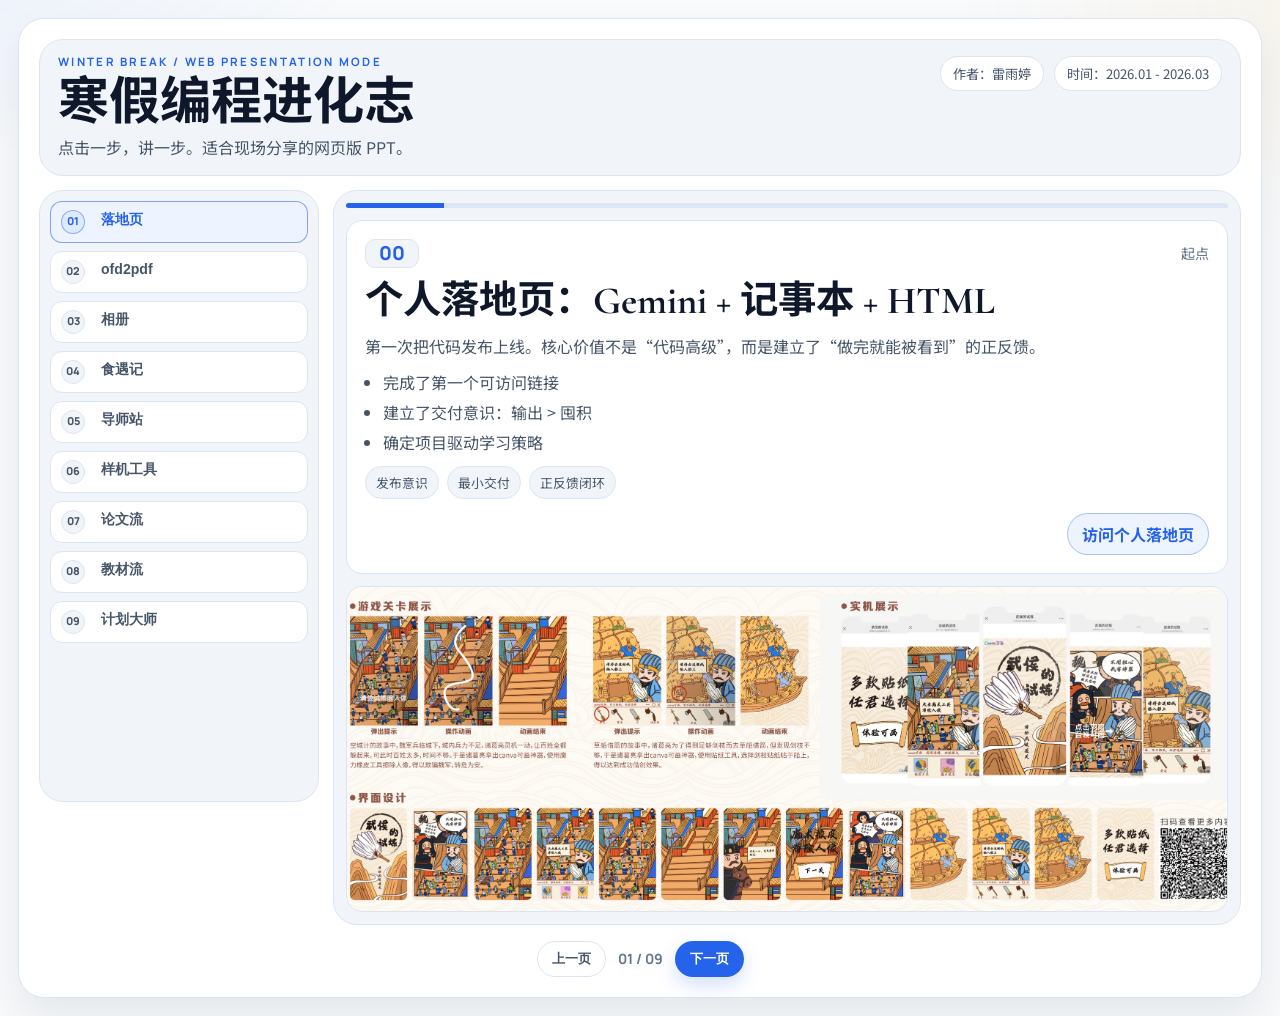
<file: ppt_story.html>
﻿<!doctype html>
<html lang="zh-CN">
  <head>
    <meta charset="UTF-8" />
    <meta name="viewport" content="width=device-width, initial-scale=1" />
    <title>寒假编程进化志｜网页PPT</title>
    <link rel="preconnect" href="https://fonts.googleapis.com" />
    <link rel="preconnect" href="https://fonts.gstatic.com" crossorigin />
    <link
      href="https://fonts.googleapis.com/css2?family=Cormorant+Garamond:wght@600;700&family=Manrope:wght@400;500;700;800&family=Noto+Sans+SC:wght@400;500;700;900&display=swap"
      rel="stylesheet"
    />
    <link rel="stylesheet" href="./ppt_story.css" />
  </head>
  <body>
    <div class="deck-bg" aria-hidden="true"></div>

    <main class="deck" id="deckRoot">
      <header class="deck-top">
        <div>
          <p class="deck-kicker">WINTER BREAK / WEB PRESENTATION MODE</p>
          <h1>寒假编程进化志</h1>
          <p class="deck-sub">点击一步，讲一步。适合现场分享的网页版 PPT。</p>
        </div>
        <div class="deck-meta">
          <span>作者：雷雨婷</span>
          <span>时间：2026.01 - 2026.03</span>
        </div>
      </header>

      <section class="deck-body">
        <aside class="stepper" id="stepper"></aside>

        <section class="slide-wrap" id="slideWrap">
          <div class="slide-progress"><span id="slideProgressFill"></span></div>
          <article class="slide-card" id="slideCard">
            <div class="slide-head">
              <p class="slide-index" id="slideIndex">00</p>
              <p class="slide-time" id="slideTime">起点</p>
            </div>
            <h2 id="slideTitle">-</h2>
            <p class="slide-summary" id="slideSummary"></p>
            <ul class="slide-bullets" id="slideBullets"></ul>
            <div class="slide-tags" id="slideTags"></div>
            <div class="slide-actions">
              <a class="slide-link" id="slideLink" href="#" target="_blank" rel="noopener noreferrer">进入项目页</a>
            </div>
          </article>

          <figure class="slide-media" id="slideMedia">
            <img id="slideImage" src="" alt="项目图片" loading="lazy" />
          </figure>
        </section>
      </section>

      <footer class="deck-controls">
        <button class="ctrl-btn" id="prevBtn" type="button">上一页</button>
        <p class="ctrl-page" id="pageText">01 / 09</p>
        <button class="ctrl-btn primary" id="nextBtn" type="button">下一页</button>
      </footer>
    </main>

    <script src="./ppt_story.js"></script>
  </body>
</html>
</file>
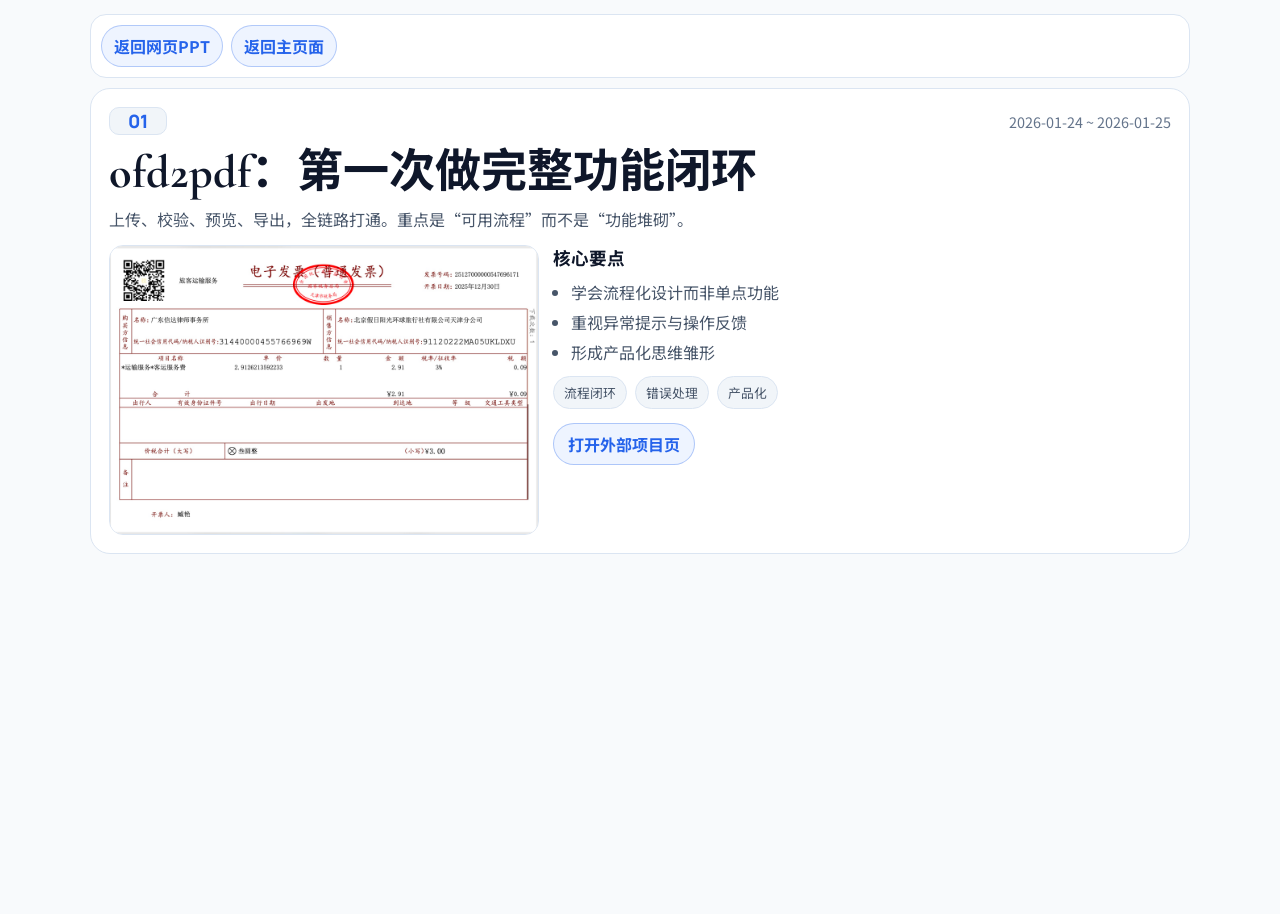
<file: project-detail.html>
﻿<!doctype html>
<html lang="zh-CN">
  <head>
    <meta charset="UTF-8" />
    <meta name="viewport" content="width=device-width, initial-scale=1" />
    <title>项目详情</title>
    <link rel="preconnect" href="https://fonts.googleapis.com" />
    <link rel="preconnect" href="https://fonts.gstatic.com" crossorigin />
    <link
      href="https://fonts.googleapis.com/css2?family=Cormorant+Garamond:wght@600;700&family=Manrope:wght@500;700;800&family=Noto+Sans+SC:wght@400;500;700;900&display=swap"
      rel="stylesheet"
    />
    <link rel="stylesheet" href="./project-detail.css" />
  </head>
  <body>
    <main class="detail" id="detailRoot">
      <header class="detail-top">
        <a class="back-link" href="./ppt_story.html">返回网页PPT</a>
        <a class="back-link" href="./index.html">返回主页面</a>
      </header>

      <section class="detail-card">
        <div class="detail-head">
          <p class="detail-index" id="detailIndex">00</p>
          <p class="detail-time" id="detailTime"></p>
        </div>
        <h1 id="detailTitle"></h1>
        <p class="detail-summary" id="detailSummary"></p>

        <div class="detail-grid">
          <figure class="detail-figure">
            <img id="detailImage" src="" alt="" loading="lazy" />
          </figure>
          <div>
            <h2>核心要点</h2>
            <ul id="detailBullets"></ul>
            <div class="detail-tags" id="detailTags"></div>
            <a class="detail-link" id="detailLink" href="#" target="_blank" rel="noopener noreferrer">打开外部项目页</a>
          </div>
        </div>
      </section>
    </main>

    <script src="./project-detail.js"></script>
  </body>
</html>
</file>
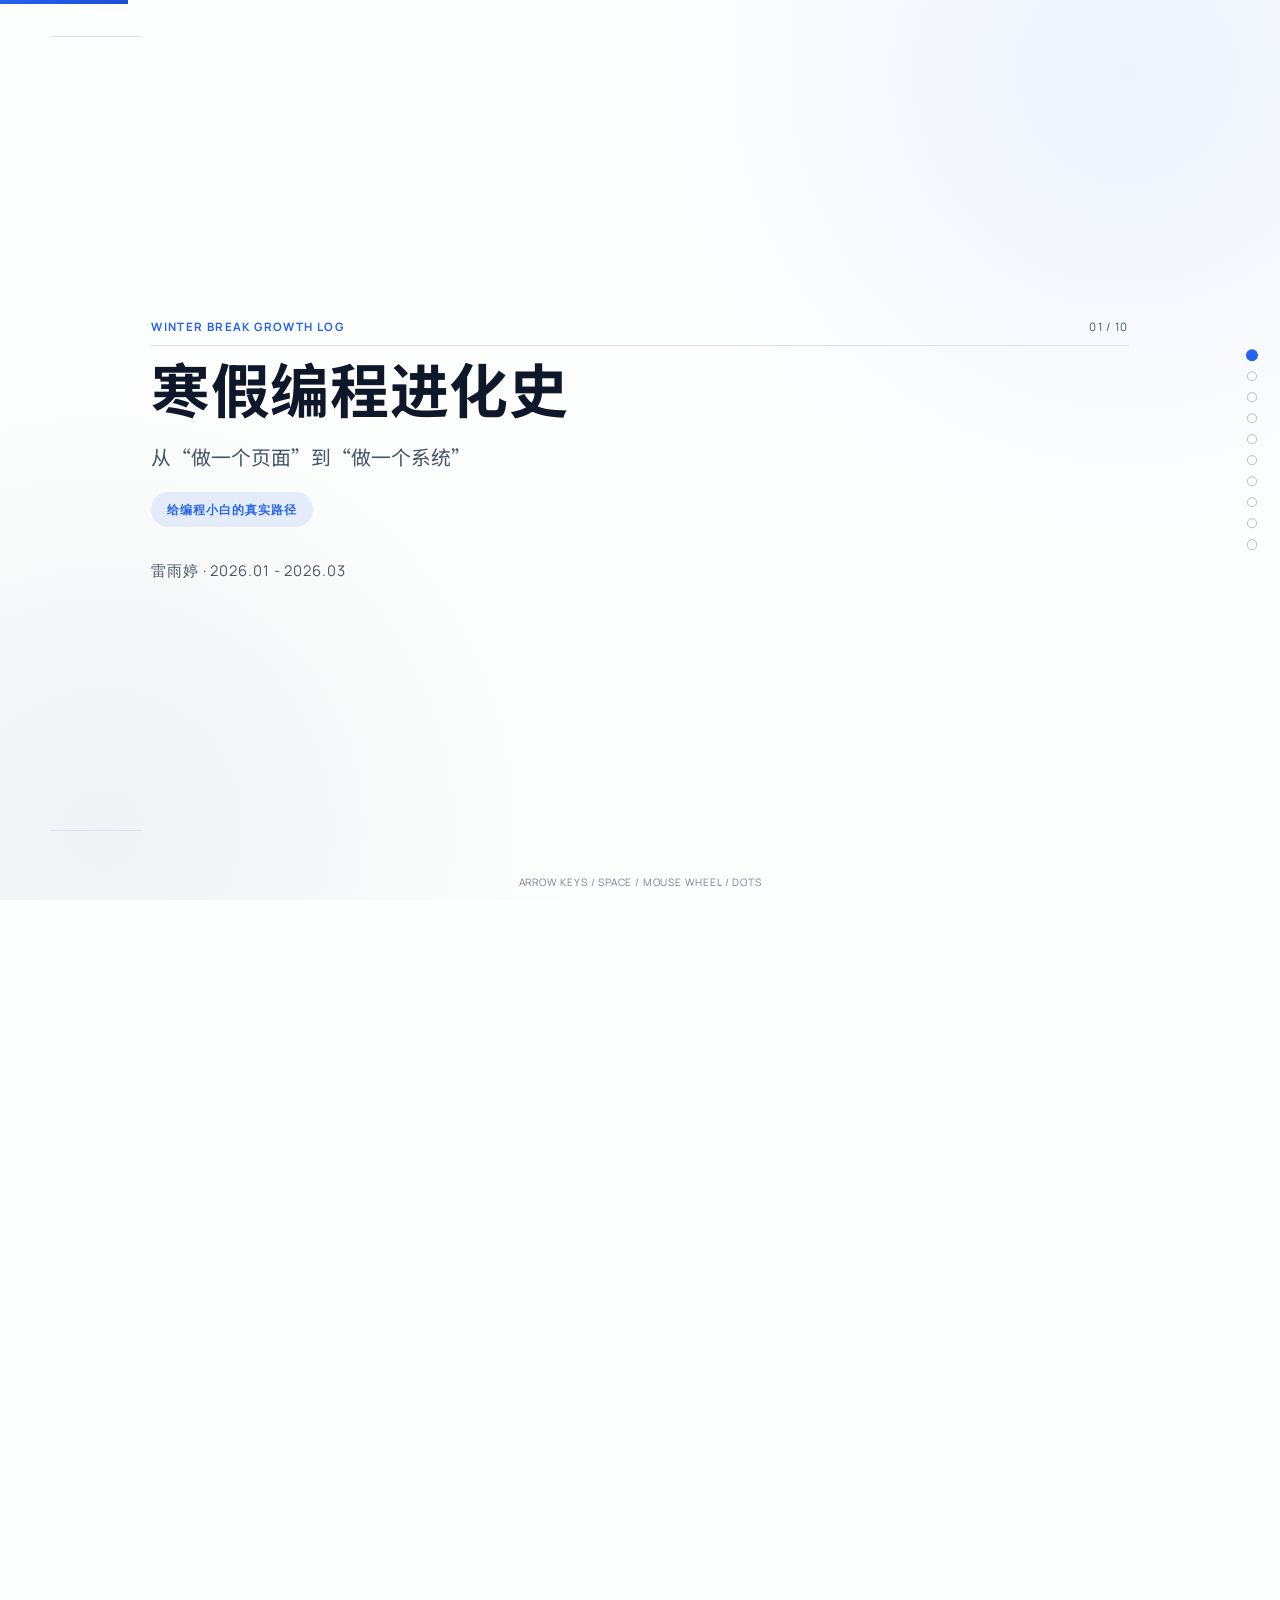
<file: winter_break_leap_slides_frontend_skill.html>
﻿<!DOCTYPE html>
<html lang="zh-CN">
<head>
  <meta charset="UTF-8" />
  <meta name="viewport" content="width=device-width, initial-scale=1.0" />
  <title>寒假编程进化史 - 跃迁主线</title>
  <link rel="preconnect" href="https://fonts.googleapis.com" />
  <link rel="preconnect" href="https://fonts.gstatic.com" crossorigin />
  <link
    href="https://fonts.googleapis.com/css2?family=Cormorant+Garamond:wght@600;700&family=Manrope:wght@400;500;700;800&family=Noto+Sans+SC:wght@400;500;700;900&display=swap"
    rel="stylesheet"
  />
  <style>
    /* ===========================================
       VIEWPORT FITTING: MANDATORY BASE STYLES
       Include this ENTIRE file in every presentation.
       These styles ensure slides fit exactly in the viewport.
       =========================================== */

    /* 1. Lock html/body to viewport */
    html, body {
        height: 100%;
        overflow-x: hidden;
    }

    html {
        scroll-snap-type: y mandatory;
        scroll-behavior: smooth;
    }

    /* 2. Each slide = exact viewport height */
    .slide {
        width: 100vw;
        height: 100vh;
        height: 100dvh; /* Dynamic viewport height for mobile browsers */
        overflow: hidden; /* CRITICAL: Prevent ANY overflow */
        scroll-snap-align: start;
        display: flex;
        flex-direction: column;
        position: relative;
    }

    /* 3. Content container with flex for centering */
    .slide-content {
        flex: 1;
        display: flex;
        flex-direction: column;
        justify-content: center;
        max-height: 100%;
        overflow: hidden; /* Double-protection against overflow */
        padding: var(--slide-padding);
    }

    /* 4. ALL typography uses clamp() for responsive scaling */
    :root {
        /* Titles scale from mobile to desktop */
        --title-size: clamp(1.5rem, 5vw, 4rem);
        --h2-size: clamp(1.25rem, 3.5vw, 2.5rem);
        --h3-size: clamp(1rem, 2.5vw, 1.75rem);

        /* Body text */
        --body-size: clamp(0.75rem, 1.5vw, 1.125rem);
        --small-size: clamp(0.65rem, 1vw, 0.875rem);

        /* Spacing scales with viewport */
        --slide-padding: clamp(1rem, 4vw, 4rem);
        --content-gap: clamp(0.5rem, 2vw, 2rem);
        --element-gap: clamp(0.25rem, 1vw, 1rem);
    }

    /* 5. Cards/containers use viewport-relative max sizes */
    .card, .container, .content-box {
        max-width: min(90vw, 1000px);
        max-height: min(80vh, 700px);
    }

    /* 6. Lists auto-scale with viewport */
    .feature-list, .bullet-list {
        gap: clamp(0.4rem, 1vh, 1rem);
    }

    .feature-list li, .bullet-list li {
        font-size: var(--body-size);
        line-height: 1.4;
    }

    /* 7. Grids adapt to available space */
    .grid {
        display: grid;
        grid-template-columns: repeat(auto-fit, minmax(min(100%, 250px), 1fr));
        gap: clamp(0.5rem, 1.5vw, 1rem);
    }

    /* 8. Images constrained to viewport */
    img, .image-container {
        max-width: 100%;
        max-height: min(50vh, 400px);
        object-fit: contain;
    }

    /* ===========================================
       RESPONSIVE BREAKPOINTS
       Aggressive scaling for smaller viewports
       =========================================== */

    /* Short viewports (< 700px height) */
    @media (max-height: 700px) {
        :root {
            --slide-padding: clamp(0.75rem, 3vw, 2rem);
            --content-gap: clamp(0.4rem, 1.5vw, 1rem);
            --title-size: clamp(1.25rem, 4.5vw, 2.5rem);
            --h2-size: clamp(1rem, 3vw, 1.75rem);
        }
    }

    /* Very short viewports (< 600px height) */
    @media (max-height: 600px) {
        :root {
            --slide-padding: clamp(0.5rem, 2.5vw, 1.5rem);
            --content-gap: clamp(0.3rem, 1vw, 0.75rem);
            --title-size: clamp(1.1rem, 4vw, 2rem);
            --body-size: clamp(0.7rem, 1.2vw, 0.95rem);
        }

        /* Hide non-essential elements */
        .nav-dots, .keyboard-hint, .decorative {
            display: none;
        }
    }

    /* Extremely short (landscape phones, < 500px height) */
    @media (max-height: 500px) {
        :root {
            --slide-padding: clamp(0.4rem, 2vw, 1rem);
            --title-size: clamp(1rem, 3.5vw, 1.5rem);
            --h2-size: clamp(0.9rem, 2.5vw, 1.25rem);
            --body-size: clamp(0.65rem, 1vw, 0.85rem);
        }
    }

    /* Narrow viewports (< 600px width) */
    @media (max-width: 600px) {
        :root {
            --title-size: clamp(1.25rem, 7vw, 2.5rem);
        }

        /* Stack grids vertically */
        .grid {
            grid-template-columns: 1fr;
        }
    }

    /* ===========================================
       REDUCED MOTION
       Respect user preferences
       =========================================== */
    @media (prefers-reduced-motion: reduce) {
        *, *::before, *::after {
            animation-duration: 0.01ms !important;
            transition-duration: 0.2s !important;
        }

        html {
            scroll-behavior: auto;
        }
    }

    /* ===========================================
       THEME TOKENS (Swiss Modern / White Editorial)
       =========================================== */
    :root {
      --bg-primary: #fdfefe;
      --bg-secondary: #f6f8fc;
      --text-primary: #0f172a;
      --text-secondary: #475569;
      --accent: #2563eb;
      --accent-soft: rgba(37, 99, 235, 0.1);
      --line: #dbe3ef;
      --font-display: "Cormorant Garamond", "Noto Sans SC", serif;
      --font-body: "Noto Sans SC", "Manrope", sans-serif;
      --font-meta: "Manrope", sans-serif;
      --ease-out-expo: cubic-bezier(0.16, 1, 0.3, 1);
      --duration-normal: 0.62s;
    }

    /* ===========================================
       BASE DOCUMENT
       =========================================== */
    * {
      box-sizing: border-box;
      margin: 0;
      padding: 0;
    }

    body {
      background: radial-gradient(circle at 88% 8%, rgba(37, 99, 235, 0.07), transparent 34%),
                  radial-gradient(circle at 8% 92%, rgba(15, 23, 42, 0.05), transparent 34%),
                  var(--bg-primary);
      color: var(--text-primary);
      font-family: var(--font-body);
    }

    .progress-bar {
      position: fixed;
      left: 0;
      top: 0;
      width: 0%;
      height: 4px;
      background: linear-gradient(90deg, #2563eb, #1d4ed8);
      z-index: 1000;
      transition: width 0.18s linear;
    }

    .nav-dots {
      position: fixed;
      right: clamp(10px, 1.8vw, 24px);
      top: 50%;
      transform: translateY(-50%);
      z-index: 900;
      display: flex;
      flex-direction: column;
      gap: clamp(8px, 1.2vh, 12px);
    }

    .nav-dot {
      width: clamp(8px, 0.8vw, 12px);
      height: clamp(8px, 0.8vw, 12px);
      border-radius: 999px;
      border: 1px solid rgba(15, 23, 42, 0.28);
      background: rgba(255, 255, 255, 0.7);
      cursor: pointer;
      transition: transform 0.24s var(--ease-out-expo), background 0.24s var(--ease-out-expo);
    }

    .nav-dot.active {
      transform: scale(1.2);
      background: var(--accent);
      border-color: var(--accent);
    }

    .slide::before {
      content: "";
      position: absolute;
      left: clamp(16px, 4vw, 64px);
      top: clamp(16px, 4vh, 36px);
      width: clamp(54px, 7vw, 96px);
      height: 1px;
      background: var(--line);
    }

    .slide::after {
      content: "";
      position: absolute;
      left: clamp(16px, 4vw, 64px);
      top: calc(100% - clamp(40px, 8vh, 70px));
      width: clamp(54px, 7vw, 96px);
      height: 1px;
      background: var(--line);
    }

    .slide-content {
      width: min(100%, 1080px);
      margin: 0 auto;
      gap: clamp(12px, 2.4vh, 20px);
      justify-content: center;
    }

    .meta-row {
      display: flex;
      justify-content: space-between;
      align-items: center;
      font-family: var(--font-meta);
      font-size: clamp(0.63rem, 0.9vw, 0.82rem);
      letter-spacing: 0.12em;
      text-transform: uppercase;
      color: var(--text-secondary);
      border-bottom: 1px solid var(--line);
      padding-bottom: clamp(8px, 1.2vh, 12px);
    }

    .meta-row .kicker {
      color: var(--accent);
      font-weight: 700;
    }

    .slide-title {
      font-family: var(--font-display);
      font-size: clamp(2rem, 4.6vw, 4.8rem);
      font-weight: 700;
      line-height: 0.98;
      letter-spacing: 0.01em;
      max-width: min(88%, 980px);
      text-wrap: balance;
    }

    .slide-subtitle {
      font-size: clamp(0.98rem, 1.55vw, 1.3rem);
      color: var(--text-secondary);
      line-height: 1.42;
      max-width: min(78%, 840px);
      text-wrap: pretty;
    }

    .tag {
      display: inline-flex;
      align-items: center;
      width: fit-content;
      padding: clamp(6px, 1vh, 10px) clamp(10px, 1.35vw, 16px);
      border-radius: 999px;
      background: var(--accent-soft);
      color: var(--accent);
      font-family: var(--font-meta);
      font-size: clamp(0.68rem, 0.92vw, 0.84rem);
      font-weight: 700;
      letter-spacing: 0.08em;
      text-transform: uppercase;
    }

    .bullet-list {
      list-style: none;
      display: grid;
      gap: clamp(8px, 1.3vh, 14px);
      max-width: min(92%, 960px);
    }

    .bullet-list li {
      position: relative;
      padding-left: clamp(16px, 2vw, 24px);
      color: var(--text-secondary);
      line-height: 1.45;
      font-size: clamp(0.92rem, 1.32vw, 1.18rem);
      text-wrap: pretty;
    }

    .bullet-list li::before {
      content: "";
      position: absolute;
      left: 0;
      top: calc(0.55em);
      width: clamp(7px, 0.7vw, 10px);
      height: clamp(7px, 0.7vw, 10px);
      border-radius: 999px;
      background: var(--accent);
      box-shadow: 0 0 0 4px rgba(37, 99, 235, 0.12);
      transform: translateY(-50%);
    }

    .bullet-list li strong {
      color: var(--text-primary);
      font-weight: 700;
    }

    .cards {
      display: grid;
      grid-template-columns: repeat(3, minmax(0, 1fr));
      gap: clamp(10px, 1.5vw, 16px);
      width: min(100%, 980px);
      margin-inline: auto;
    }

    .card {
      background: rgba(255, 255, 255, 0.74);
      border: 1px solid var(--line);
      border-radius: clamp(12px, 1.4vw, 18px);
      padding: clamp(14px, 2.2vh, 22px) clamp(12px, 1.5vw, 18px);
      min-height: clamp(120px, 20vh, 190px);
      display: flex;
      flex-direction: column;
      align-items: center;
      justify-content: center;
      gap: clamp(8px, 1.2vh, 14px);
      text-align: center;
      overflow: hidden;
    }

    .card .num {
      font-family: "Manrope", var(--font-meta);
      font-size: clamp(1.25rem, 2.2vw, 2rem);
      font-weight: 800;
      color: var(--accent);
      line-height: 1;
      letter-spacing: 0.02em;
      font-variant-numeric: tabular-nums;
      font-feature-settings: "tnum" 1, "lnum" 1;
      margin: 0;
      width: auto;
      position: static;
      transform: none;
      text-align: center;
    }

    .leap-number {
      display: inline-flex;
      align-items: center;
      justify-content: center;
      font-family: "Manrope", var(--font-meta);
      font-size: 0.84em;
      font-weight: 800;
      line-height: 1;
      letter-spacing: 0.01em;
      font-variant-numeric: tabular-nums;
      font-feature-settings: "tnum" 1, "lnum" 1;
      transform: translateY(-0.02em);
      vertical-align: middle;
      margin-inline: 0.03em;
    }

    .card .title {
      font-size: clamp(0.86rem, 1.1vw, 1rem);
      color: var(--text-secondary);
      line-height: 1.35;
      text-align: center;
      width: 100%;
      margin: 0;
      position: static;
      transform: none;
    }

    .split-layout {
      width: 100%;
      display: grid;
      grid-template-columns: minmax(0, 1fr) minmax(240px, 360px);
      gap: clamp(18px, 2vw, 28px);
      align-items: center;
    }

    .split-main {
      min-width: 0;
      display: grid;
      gap: clamp(10px, 1.4vh, 16px);
    }

    .split-main .slide-title,
    .split-main .slide-subtitle,
    .split-main .bullet-list {
      max-width: 100%;
    }

    .split-side {
      min-width: 0;
      display: grid;
      gap: clamp(12px, 1.6vh, 18px);
      align-content: end;
      justify-items: stretch;
    }

    .image-slot {
      border: 2px dashed rgba(37, 99, 235, 0.32);
      border-radius: clamp(10px, 1.1vw, 14px);
      background: rgba(255, 255, 255, 0.78);
      min-height: clamp(128px, 25vh, 220px);
      padding: clamp(4px, 0.6vw, 8px);
      overflow: hidden;
      display: flex;
      align-items: center;
      justify-content: center;
      text-align: center;
      color: rgba(71, 85, 105, 0.9);
      font-family: var(--font-meta);
      font-size: clamp(0.7rem, 0.95vw, 0.86rem);
      letter-spacing: 0.08em;
    }

    .slot-media {
      display: block;
      width: 100%;
      height: 100%;
      object-fit: cover;
      border-radius: clamp(8px, 0.9vw, 12px);
      background: #ffffff;
    }

    .slot-media--contain {
      object-fit: contain;
      background: #ffffff;
    }

    .image-slot--tall {
      min-height: clamp(220px, 42vh, 360px);
    }

    .jump-btn {
      display: inline-flex;
      align-items: center;
      justify-content: center;
      width: fit-content;
      padding: clamp(9px, 1.1vh, 13px) clamp(16px, 1.8vw, 22px);
      border-radius: 999px;
      background: var(--accent);
      color: #ffffff;
      text-decoration: none;
      font-family: var(--font-meta);
      font-size: clamp(0.76rem, 0.98vw, 0.9rem);
      font-weight: 700;
      letter-spacing: 0.02em;
      box-shadow: 0 10px 22px rgba(37, 99, 235, 0.24);
      transition: transform 0.22s var(--ease-out-expo), box-shadow 0.22s var(--ease-out-expo);
    }

    .jump-btn:hover {
      transform: translateY(-2px);
      box-shadow: 0 14px 26px rgba(37, 99, 235, 0.3);
    }

    .slide-04 .split-layout,
    .slide-06 .split-layout,
    .slide-07 .split-layout {
      grid-template-columns: minmax(0, 1fr) minmax(520px, 700px);
    }

    .slide-04 .split-side,
    .slide-06 .split-side,
    .slide-07 .split-side {
      display: grid;
      grid-template-columns: minmax(0, 1fr) auto;
      align-items: end;
      gap: clamp(12px, 1vw, 18px);
      align-content: stretch;
      justify-items: stretch;
      align-self: stretch;
    }

    .slide-04 .split-side .image-slot,
    .slide-06 .split-side .image-slot,
    .slide-07 .split-side .image-slot {
      width: min(100%, 620px);
      min-height: clamp(220px, 40vh, 360px);
      padding: 0;
    }

    .slide-04 .split-side .jump-btn,
    .slide-06 .split-side .jump-btn,
    .slide-07 .split-side .jump-btn {
      justify-self: end;
      align-self: end;
      margin-bottom: 0;
    }

    .slide-06 .split-side .slot-media,
    .slide-07 .split-side .slot-media {
      width: auto;
      height: auto;
      max-width: 100%;
      max-height: clamp(220px, 40vh, 360px);
      object-fit: contain;
      object-position: center center;
      transform: none;
      transform-origin: center center;
      display: block;
    }

    .slide-06 .split-side .image-slot,
    .slide-07 .split-side .image-slot {
      width: auto;
      max-width: min(100%, 620px);
      min-height: 0;
      height: auto;
      justify-self: end;
    }

    .slide-04 .split-side .image-slot {
      min-height: 0;
      height: auto;
      aspect-ratio: 2538 / 1398;
      padding: 0 !important;
      overflow: hidden;
      line-height: 0;
    }

    .slide-04 .split-side .slot-media {
      width: 100%;
      height: 100%;
      object-fit: cover;
      object-position: left center;
      transform: none;
      display: block;
    }

    .slide-05 .split-layout {
      grid-template-columns: minmax(0, 1fr) minmax(320px, 380px);
    }

    .slide-05 .slide-title {
      font-size: clamp(1.75rem, 3.7vw, 4.1rem);
      line-height: 1.04;
      text-wrap: unset;
    }

    .slide-05 .split-side {
      display: grid;
      grid-template-columns: repeat(2, minmax(0, 1fr));
      gap: clamp(10px, 1.2vw, 16px);
      align-content: center;
    }

    .slide-07 .slide-title {
      font-size: clamp(1.6rem, 3.15vw, 3.55rem);
      line-height: 1.02;
      white-space: nowrap;
      text-wrap: nowrap;
    }

    .nowrap-cn {
      white-space: nowrap;
      word-break: keep-all;
    }

    .slide-08 .split-layout {
      grid-template-columns: minmax(0, 1fr) minmax(420px, 560px);
    }

    .slide-08 .split-side {
      display: grid;
      grid-template-columns: repeat(3, minmax(0, 1fr));
      gap: clamp(10px, 1vw, 14px);
      align-content: center;
    }

    .slide-08 .image-slot {
      min-height: clamp(200px, 38vh, 320px);
    }

    .slide-03 .map-panel {
      width: min(84%, 1040px);
      margin-inline: auto;
      text-align: center;
    }

    .slide-03 .map-panel .slide-title,
    .slide-03 .map-panel .slide-subtitle {
      max-width: 100%;
      width: 100%;
      margin-inline: auto;
      text-align: center;
    }

    .slide-02 .intro-panel,
    .slide-09 .method-panel {
      width: min(84%, 1040px);
      margin-inline: 0;
      text-align: left;
    }

    .slide-02 .intro-panel .slide-title,
    .slide-02 .intro-panel .slide-subtitle,
    .slide-02 .intro-panel .bullet-list,
    .slide-09 .method-panel .slide-title,
    .slide-09 .method-panel .bullet-list,
    .slide-09 .method-panel .closing {
      width: 100%;
      max-width: 100%;
      margin-inline: 0;
      text-align: left;
    }

    .method-number {
      display: inline-flex;
      align-items: center;
      justify-content: center;
      font-family: "Manrope", var(--font-meta);
      font-size: 0.82em;
      font-weight: 800;
      line-height: 1;
      letter-spacing: 0.01em;
      transform: translateY(-0.03em);
      vertical-align: middle;
      margin-inline: 0.03em;
      font-variant-numeric: tabular-nums;
      font-feature-settings: "tnum" 1, "lnum" 1;
    }

    .slide-10 .quote {
      text-align: center;
      margin-inline: auto;
      font-weight: 800;
      max-width: min(88%, 980px);
    }

    .slide-10 .quote em {
      font-weight: 900;
    }

    .slide-10 .closing {
      text-align: center;
      font-weight: 700;
      margin-top: clamp(12px, 2vh, 20px);
    }

    @media (min-width: 1500px) {
      .slide-content {
        width: min(94vw, 1820px);
      }

      .slide-08 .split-layout {
        grid-template-columns: minmax(0, 1fr) minmax(840px, 1.35fr);
        gap: clamp(16px, 1.4vw, 24px);
      }

      .slide-08 .split-side {
        gap: clamp(12px, 0.9vw, 18px);
      }

      .slide-08 .image-slot {
        min-height: clamp(250px, 42vh, 430px);
      }
    }

    .quote {
      font-family: var(--font-display);
      font-size: clamp(1.85rem, 4vw, 3.7rem);
      line-height: 1.06;
      max-width: min(92%, 1040px);
      text-wrap: balance;
    }

    .quote em {
      color: var(--accent);
      font-style: normal;
    }

    .closing {
      margin-top: clamp(8px, 1.5vh, 16px);
      font-size: clamp(0.9rem, 1.15vw, 1.04rem);
      color: var(--text-secondary);
      letter-spacing: 0.06em;
      text-transform: uppercase;
      font-family: var(--font-meta);
    }

    .keyboard-hint {
      position: fixed;
      left: 50%;
      bottom: clamp(8px, 1.2vh, 14px);
      transform: translateX(-50%);
      font-family: var(--font-meta);
      font-size: clamp(0.6rem, 0.8vw, 0.74rem);
      letter-spacing: 0.08em;
      color: rgba(71, 85, 105, 0.75);
      z-index: 800;
      text-transform: uppercase;
    }

    /* ===========================================
       REVEAL ANIMATIONS
       =========================================== */
    .reveal {
      opacity: 0;
      transform: translateY(28px);
      transition:
        opacity var(--duration-normal) var(--ease-out-expo),
        transform var(--duration-normal) var(--ease-out-expo);
    }

    .slide.visible .reveal {
      opacity: 1;
      transform: translateY(0);
    }

    .reveal:nth-child(1) { transition-delay: 0.04s; }
    .reveal:nth-child(2) { transition-delay: 0.12s; }
    .reveal:nth-child(3) { transition-delay: 0.2s; }
    .reveal:nth-child(4) { transition-delay: 0.28s; }
    .reveal:nth-child(5) { transition-delay: 0.36s; }
    .reveal:nth-child(6) { transition-delay: 0.44s; }

    /* ===========================================
       EXTRA BREAKPOINTS
       =========================================== */
    @media (max-width: 980px) {
      .cards {
        grid-template-columns: 1fr 1fr;
      }
    }

    @media (max-width: 700px) {
      .cards {
        grid-template-columns: 1fr;
      }

      .split-layout {
        grid-template-columns: 1fr;
        gap: clamp(12px, 1.6vh, 18px);
      }

      .slide-05 .split-side,
      .slide-08 .split-side {
        grid-template-columns: 1fr;
      }

      .slide-03 .map-panel {
        width: 100%;
      }

      .slide-02 .intro-panel,
      .slide-09 .method-panel {
        width: 100%;
      }

      .slide-04 .split-side,
      .slide-06 .split-side,
      .slide-07 .split-side {
        align-self: auto;
        grid-template-columns: 1fr;
        justify-items: end;
      }

      .slide-05 .image-slot,
      .slide-08 .image-slot,
      .image-slot--tall {
        min-height: clamp(120px, 18vh, 170px);
      }

      .slide-subtitle,
      .slide-title,
      .bullet-list {
        max-width: 100%;
      }
    }
  </style>
</head>
<body>
  <div class="progress-bar" id="progressBar"></div>
  <nav class="nav-dots" id="navDots" aria-label="Slide navigation"></nav>

  <!-- Slide 01 -->
  <section class="slide" data-title="封面">
    <div class="slide-content">
      <div class="meta-row reveal">
        <span class="kicker">Winter Break Growth Log</span>
        <span>01 / 10</span>
      </div>
      <h1 class="slide-title reveal">寒假编程进化史</h1>
      <p class="slide-subtitle reveal">从“做一个页面”到“做一个系统”</p>
      <span class="tag reveal">给编程小白的真实路径</span>
      <p class="closing reveal">雷雨婷 · 2026.01 - 2026.03</p>
    </div>
  </section>

  <!-- Slide 02 -->
  <section class="slide slide-02" data-title="开场定位">
    <div class="slide-content">
      <div class="meta-row reveal">
        <span class="kicker">Positioning</span>
        <span>02 / 10</span>
      </div>
      <div class="intro-panel">
        <h2 class="slide-title reveal">这场分享不讲语法清单</h2>
        <p class="slide-subtitle reveal">我只讲一件事：能力是怎么在项目里长出来的。</p>
        <ul class="bullet-list">
          <li class="reveal"><strong>先开始：</strong>比“等学完”更重要。</li>
          <li class="reveal">每个项目都能沉淀一个新能力。</li>
          <li class="reveal">最终目标不是会写代码，而是能持续交付。</li>
        </ul>
      </div>
    </div>
  </section>

  <!-- Slide 03 -->
  <section class="slide slide-03" data-title="跃迁地图">
    <div class="slide-content">
      <div class="meta-row reveal">
        <span class="kicker">Leap Map</span>
        <span>03 / 10</span>
      </div>
      <div class="map-panel">
        <h2 class="slide-title reveal">我的 <span class="leap-number">7</span> 次跃迁</h2>
        <p class="slide-subtitle reveal">上线意识 → 闭环意识 → 场景意识 → 迭代意识 → 产品意识 → 自动化意识 → 系统意识</p>
      </div>
      <div class="cards">
        <article class="card reveal"><p class="num">01</p><p class="title">上线意识：先发布</p></article>
        <article class="card reveal"><p class="num">02</p><p class="title">闭环意识：先跑通流程</p></article>
        <article class="card reveal"><p class="num">03</p><p class="title">场景意识：先想用户怎么用</p></article>
        <article class="card reveal"><p class="num">04</p><p class="title">迭代意识：版本持续优化</p></article>
        <article class="card reveal"><p class="num">05</p><p class="title">产品意识：逻辑先于装饰</p></article>
        <article class="card reveal"><p class="num">06</p><p class="title">自动化意识：重复任务脚本化</p></article>
      </div>
    </div>
  </section>

  <!-- Slide 04 -->
  <section class="slide slide-04" data-title="跃迁 1">
    <div class="slide-content">
      <div class="meta-row reveal">
        <span class="kicker">Leap 01</span>
        <span>04 / 10</span>
      </div>
      <div class="split-layout">
        <div class="split-main">
          <h2 class="slide-title reveal">上线意识</h2>
          <p class="slide-subtitle reveal">项目：个人落地页（Gemini + 记事本 + HTML）</p>
          <ul class="bullet-list">
            <li class="reveal"><strong>关键改变：</strong>第一次把代码变成可访问链接。</li>
            <li class="reveal">我用最原始工具也完成了交付，不再等“工具学完”。</li>
            <li class="reveal">从这一步开始，我把学习目标从“理解”切换到“上线”。</li>
          </ul>
        </div>
        <aside class="split-side reveal">
          <div class="image-slot image-slot--tall">
            <img class="slot-media" src="assets/images/1.png" alt="个人落地页截图" />
          </div>
          <a
            class="jump-btn"
            href="https://xxxtingxxx-yolanda.github.io/my-portfolio/"
            target="_blank"
            rel="noopener noreferrer"
          >访问个人落地页</a>
        </aside>
      </div>
    </div>
  </section>

  <!-- Slide 05 -->
  <section class="slide slide-05" data-title="跃迁 2-3">
    <div class="slide-content">
      <div class="meta-row reveal">
        <span class="kicker">Leap 02 / 03</span>
        <span>05 / 10</span>
      </div>
      <div class="split-layout">
        <div class="split-main">
          <h2 class="slide-title reveal"><span class="nowrap-cn">从页面到流程，</span><span class="nowrap-cn">再到场景</span></h2>
          <p class="slide-subtitle reveal">项目：ofd2pdf + 亲戚相册</p>
          <ul class="bullet-list">
            <li class="reveal"><strong>闭环意识：</strong>上传-校验-预览-导出，第一次跑通全链路。</li>
            <li class="reveal"><strong>场景意识：</strong>从“我想加什么”转到“用户在春节场景怎么用”。</li>
            <li class="reveal">我开始懂得：可用流程和真实场景，比“功能数量”更重要。</li>
          </ul>
        </div>
        <aside class="split-side reveal">
          <div class="image-slot image-slot--tall">
            <video class="slot-media" src="assets/images/2.mp4" autoplay muted loop playsinline></video>
          </div>
          <div class="image-slot image-slot--tall">
            <video class="slot-media" src="assets/images/3.mp4" autoplay muted loop playsinline></video>
          </div>
        </aside>
      </div>
    </div>
  </section>

  <!-- Slide 06 -->
  <section class="slide slide-06" data-title="跃迁 4">
    <div class="slide-content">
      <div class="meta-row reveal">
        <span class="kicker">Leap 04</span>
        <span>06 / 10</span>
      </div>
      <div class="split-layout">
        <div class="split-main">
          <h2 class="slide-title reveal">迭代意识</h2>
          <p class="slide-subtitle reveal">项目：食遇记（V1 → V2）</p>
          <ul class="bullet-list">
            <li class="reveal"><strong>核心节奏：</strong>发现问题 → 修复验证 → 复盘沉淀。</li>
            <li class="reveal">能力提升不靠“第一次做对”，而靠“持续做对”。</li>
            <li class="reveal">这让我真正形成了版本思维，而不是一次性开发思维。</li>
          </ul>
        </div>
        <aside class="split-side reveal">
          <div class="image-slot image-slot--tall">
            <img class="slot-media" src="assets/images/4.png" alt="食遇记迭代截图" />
          </div>
          <a
            class="jump-btn"
            href="https://www.xiaohongshu.com/explore/6988aaa9000000001a02a8e1?xsec_token=AB83UvTBKb4exSAFp9m8qOyYyQrOpJV0qJnlDy8bD_nmE=&amp;xsec_source=pc_user"
            target="_blank"
            rel="noopener noreferrer"
          >打开小红书作品页</a>
        </aside>
      </div>
    </div>
  </section>

  <!-- Slide 07 -->
  <section class="slide slide-07" data-title="跃迁 5-6">
    <div class="slide-content">
      <div class="meta-row reveal">
        <span class="kicker">Leap 05 / 06</span>
        <span>07 / 10</span>
      </div>
      <div class="split-layout">
        <div class="split-main">
          <h2 class="slide-title reveal">产品意识 + <span class="nowrap-cn">自动化意识</span></h2>
          <p class="slide-subtitle reveal">项目：导师筛选网站 + 套样机工具</p>
          <ul class="bullet-list">
            <li class="reveal"><strong>产品意识：</strong>开始做决策工具，强调推荐逻辑和移动端阅读路径。</li>
            <li class="reveal"><strong>自动化意识：</strong>把重复劳动脚本化，进入工具化生产阶段。</li>
            <li class="reveal">这是明显分水岭：从“做作品”变成“做能力系统”。</li>
          </ul>
        </div>
        <aside class="split-side reveal">
          <div class="image-slot image-slot--tall">
            <img class="slot-media slot-media--contain" src="assets/images/5.png" alt="导师筛选网站截图" />
          </div>
          <a
            class="jump-btn"
            href="https://tianfei.chat/app/mentor/"
            target="_blank"
            rel="noopener noreferrer"
          >打开导师筛选网站</a>
        </aside>
      </div>
    </div>
  </section>

  <!-- Slide 08 -->
  <section class="slide slide-08" data-title="跃迁 7">
    <div class="slide-content">
      <div class="meta-row reveal">
        <span class="kicker">Leap 07</span>
        <span>08 / 10</span>
      </div>
      <div class="split-layout">
        <div class="split-main">
          <h2 class="slide-title reveal">系统意识</h2>
          <p class="slide-subtitle reveal">项目：论文流 + 教材本子 + AI 计划大师</p>
          <ul class="bullet-list">
            <li class="reveal"><strong>能力迁移：</strong>把工程方法迁移到写作和学习管理。</li>
            <li class="reveal">SOP、版本、质检、提醒流程，把执行稳定性提上来。</li>
            <li class="reveal">编程开始反向管理我的成长，而不是只产出单个项目。</li>
          </ul>
        </div>
        <aside class="split-side reveal">
          <div class="image-slot image-slot--tall">
            <img class="slot-media slot-media--contain" src="assets/images/7.png" alt="Illustration 7" />
          </div>
          <div class="image-slot image-slot--tall">
            <img class="slot-media slot-media--contain" src="assets/images/8.png" alt="Illustration 8" />
          </div>
          <div class="image-slot image-slot--tall">
            <img class="slot-media slot-media--contain" src="assets/images/6.jpg" alt="Illustration 6" />
          </div>
        </aside>
      </div>
    </div>
  </section>

  <!-- Slide 09 -->
  <section class="slide slide-09" data-title="可复制方法">
    <div class="slide-content">
      <div class="meta-row reveal">
        <span class="kicker">Method</span>
        <span>09 / 10</span>
      </div>
      <div class="method-panel">
        <h2 class="slide-title reveal">给小白可复制的<span class="method-number">3</span>步框架</h2>
        <ul class="bullet-list">
          <li class="reveal"><strong>第一步：</strong>先做最小可交付版本，建立正反馈。</li>
          <li class="reveal"><strong>第二步：</strong>把核心流程跑通，先可用再高级。</li>
          <li class="reveal"><strong>第三步：</strong>把重复动作自动化，形成长期复利。</li>
        </ul>
        <p class="closing reveal">一句话：先开始，能力会在项目里长出来。</p>
      </div>
    </div>
  </section>

  <!-- Slide 10 -->
  <section class="slide slide-10" data-title="结束页">
    <div class="slide-content">
      <div class="meta-row reveal">
        <span class="kicker">Closing</span>
        <span>10 / 10</span>
      </div>
      <p class="quote reveal">你不需要先变强，<em>才能开始</em>。<br />你需要先开始，<em>才会变强</em>。</p>
      <p class="closing reveal">Q & A · 欢迎按项目逐个提问</p>
    </div>
  </section>

  <div class="keyboard-hint">Arrow keys / Space / Mouse wheel / Dots</div>

  <script>
    class SlidePresentation {
      constructor() {
        this.slides = Array.from(document.querySelectorAll(".slide"));
        this.progress = document.getElementById("progressBar");
        this.nav = document.getElementById("navDots");
        this.currentSlide = 0;
        this.isScrolling = false;
        this.touchStartY = 0;
        this.initDots();
        this.setupObserver();
        this.setupKeyboardNav();
        this.setupWheelNav();
        this.setupTouchNav();
        this.updateUI();
      }

      initDots() {
        this.nav.innerHTML = "";
        this.slides.forEach((slide, index) => {
          const dot = document.createElement("button");
          dot.className = "nav-dot";
          dot.type = "button";
          dot.setAttribute("aria-label", slide.dataset.title || `Slide ${index + 1}`);
          dot.addEventListener("click", () => this.goToSlide(index));
          this.nav.appendChild(dot);
        });
      }

      setupObserver() {
        const observer = new IntersectionObserver(
          (entries) => {
            entries.forEach((entry) => {
              if (entry.isIntersecting) {
                entry.target.classList.add("visible");
                const index = this.slides.indexOf(entry.target);
                if (index !== -1) {
                  this.currentSlide = index;
                  this.updateUI();
                }
              }
            });
          },
          { threshold: 0.56 }
        );
        this.slides.forEach((slide) => observer.observe(slide));
      }

      setupKeyboardNav() {
        document.addEventListener("keydown", (e) => {
          if (["ArrowDown", "PageDown", " "].includes(e.key)) {
            e.preventDefault();
            this.next();
          } else if (["ArrowUp", "PageUp"].includes(e.key)) {
            e.preventDefault();
            this.prev();
          } else if (e.key === "Home") {
            e.preventDefault();
            this.goToSlide(0);
          } else if (e.key === "End") {
            e.preventDefault();
            this.goToSlide(this.slides.length - 1);
          }
        });
      }

      setupWheelNav() {
        window.addEventListener(
          "wheel",
          (e) => {
            if (this.isScrolling) return;
            if (Math.abs(e.deltaY) < 20) return;
            if (e.deltaY > 0) this.next();
            else this.prev();
          },
          { passive: true }
        );
      }

      setupTouchNav() {
        window.addEventListener(
          "touchstart",
          (e) => {
            this.touchStartY = e.changedTouches[0].clientY;
          },
          { passive: true }
        );
        window.addEventListener(
          "touchend",
          (e) => {
            const endY = e.changedTouches[0].clientY;
            const delta = this.touchStartY - endY;
            if (Math.abs(delta) < 36) return;
            if (delta > 0) this.next();
            else this.prev();
          },
          { passive: true }
        );
      }

      next() {
        this.goToSlide(Math.min(this.currentSlide + 1, this.slides.length - 1));
      }

      prev() {
        this.goToSlide(Math.max(this.currentSlide - 1, 0));
      }

      goToSlide(index) {
        if (index === this.currentSlide || index < 0 || index >= this.slides.length) return;
        this.isScrolling = true;
        this.slides[index].scrollIntoView({ behavior: "smooth", block: "start" });
        window.setTimeout(() => {
          this.isScrolling = false;
        }, 520);
      }

      updateUI() {
        const dots = this.nav.querySelectorAll(".nav-dot");
        dots.forEach((dot, idx) => dot.classList.toggle("active", idx === this.currentSlide));
        const ratio = (this.currentSlide + 1) / this.slides.length;
        this.progress.style.width = `${ratio * 100}%`;
      }
    }

    new SlidePresentation();
  </script>
</body>
</html>
</file>
<file: ppt_story.css>
﻿:root {
  --bg: #f8fafc;
  --surface: #ffffff;
  --surface-soft: #f1f5f9;
  --line: #dbe5f2;
  --text: #0f172a;
  --muted: #64748b;
  --primary: #2563eb;
  --secondary: #475569;
  --accent: #f59e0b;
  --radius-xl: 24px;
  --radius-lg: 16px;
  --radius-md: 12px;
  --shadow-lg: 0 22px 44px rgba(15, 23, 42, 0.08);
  --shadow-md: 0 10px 24px rgba(15, 23, 42, 0.06);
}

* {
  box-sizing: border-box;
}

html,
body {
  margin: 0;
  padding: 0;
}

body {
  min-height: 100vh;
  font-family: "Noto Sans SC", "Manrope", sans-serif;
  color: var(--text);
  background: var(--bg);
}

.deck-bg {
  position: fixed;
  inset: 0;
  pointer-events: none;
  z-index: -1;
  background:
    radial-gradient(680px 340px at -10% -10%, rgba(37, 99, 235, 0.08), transparent 75%),
    radial-gradient(620px 340px at 110% 0%, rgba(245, 158, 11, 0.08), transparent 72%);
}

.deck {
  width: min(1320px, calc(100vw - 36px));
  margin: 18px auto;
  padding: 20px;
  border: 1px solid var(--line);
  border-radius: 26px;
  background: var(--surface);
  box-shadow: var(--shadow-lg);
  display: grid;
  gap: 14px;
}

.deck-top {
  border: 1px solid var(--line);
  border-radius: var(--radius-xl);
  background: var(--surface-soft);
  padding: 16px 18px;
  display: flex;
  justify-content: space-between;
  gap: 14px;
  flex-wrap: wrap;
}

.deck-kicker {
  margin: 0;
  text-transform: uppercase;
  letter-spacing: 0.2em;
  color: var(--primary);
  font: 700 0.72rem/1 "Manrope", sans-serif;
}

.deck-top h1 {
  margin: 10px 0 6px;
  font: 700 clamp(2rem, 4vw, 3.3rem) / 1 "Cormorant Garamond", "Noto Sans SC", serif;
}

.deck-sub {
  margin: 0;
  color: var(--secondary);
  font-size: 1rem;
}

.deck-meta {
  display: flex;
  gap: 10px;
  align-items: flex-start;
  flex-wrap: wrap;
}

.deck-meta span {
  border: 1px solid var(--line);
  border-radius: 999px;
  padding: 7px 12px;
  font-size: 0.82rem;
  color: var(--secondary);
  background: #fff;
}

.deck-body {
  display: grid;
  grid-template-columns: 280px 1fr;
  gap: 14px;
}

.stepper {
  border: 1px solid var(--line);
  border-radius: var(--radius-xl);
  background: var(--surface-soft);
  padding: 10px;
  display: grid;
  gap: 8px;
  align-content: start;
  max-height: 68vh;
  overflow: auto;
}

.step-btn {
  width: 100%;
  border: 1px solid var(--line);
  border-radius: 12px;
  background: #fff;
  color: var(--secondary);
  text-align: left;
  display: grid;
  grid-template-columns: 32px 1fr;
  gap: 8px;
  padding: 8px 10px;
  cursor: pointer;
  transition: transform 0.15s ease, border-color 0.15s ease, background 0.15s ease;
}

.step-btn:hover {
  transform: translateX(2px);
  border-color: rgba(37, 99, 235, 0.45);
}

.step-btn.active {
  border-color: rgba(37, 99, 235, 0.55);
  background: #eef4ff;
  color: var(--primary);
}

.step-num {
  width: 24px;
  height: 24px;
  border-radius: 999px;
  display: grid;
  place-items: center;
  border: 1px solid var(--line);
  background: var(--surface-soft);
  font: 800 0.68rem/1 "Manrope", sans-serif;
}

.step-btn.active .step-num {
  border-color: rgba(37, 99, 235, 0.45);
  color: var(--primary);
  background: #dfeaff;
}

.step-title {
  font-size: 0.88rem;
  font-weight: 700;
  line-height: 1.3;
}

.slide-wrap {
  border: 1px solid var(--line);
  border-radius: var(--radius-xl);
  background: var(--surface-soft);
  padding: 12px;
  display: grid;
  gap: 12px;
}

.slide-progress {
  height: 5px;
  border-radius: 999px;
  background: #dce6f4;
  overflow: hidden;
}

#slideProgressFill {
  display: block;
  width: 0;
  height: 100%;
  background: var(--primary);
  transition: width 0.25s ease;
}

.slide-card {
  border: 1px solid var(--line);
  border-radius: var(--radius-lg);
  background: #fff;
  padding: 18px;
  transition: transform 0.22s ease, opacity 0.22s ease;
}

.slide-card.is-swapping,
.slide-media.is-swapping {
  opacity: 0;
  transform: translateY(10px);
}

.slide-head {
  display: flex;
  align-items: center;
  justify-content: space-between;
  gap: 8px;
}

.slide-index {
  margin: 0;
  border-radius: 10px;
  border: 1px solid var(--line);
  background: var(--surface-soft);
  color: var(--primary);
  min-width: 54px;
  text-align: center;
  padding: 4px 8px;
  font: 800 1.2rem/1 "Manrope", sans-serif;
}

.slide-time {
  margin: 0;
  color: var(--muted);
  font-size: 0.88rem;
}

.slide-card h2 {
  margin: 12px 0 10px;
  font: 700 clamp(1.5rem, 3vw, 2.4rem) / 1.14 "Cormorant Garamond", "Noto Sans SC", serif;
}

.slide-summary {
  margin: 0;
  color: var(--secondary);
  font-size: 1rem;
}

.slide-bullets {
  margin: 12px 0 0;
  padding-left: 1.1rem;
  color: var(--secondary);
}

.slide-bullets li + li {
  margin-top: 6px;
}

.slide-tags {
  margin-top: 12px;
  display: flex;
  gap: 8px;
  flex-wrap: wrap;
}

.slide-tag {
  border: 1px solid var(--line);
  border-radius: 999px;
  padding: 6px 10px;
  font-size: 0.8rem;
  color: var(--secondary);
  background: var(--surface-soft);
}

.slide-actions {
  margin-top: 14px;
  display: flex;
  justify-content: flex-end;
}

.slide-link {
  text-decoration: none;
  border-radius: 999px;
  border: 1px solid rgba(37, 99, 235, 0.34);
  padding: 8px 14px;
  color: var(--primary);
  font-weight: 700;
  background: #eef4ff;
  transition: transform 0.18s ease, box-shadow 0.18s ease, border-color 0.18s ease;
}

.slide-link:hover {
  transform: translateY(-1px);
  border-color: #1d4ed8;
  box-shadow: 0 8px 18px rgba(37, 99, 235, 0.13);
}

.slide-media {
  margin: 0;
  border: 1px solid var(--line);
  border-radius: var(--radius-lg);
  overflow: hidden;
  background: #fff;
  transition: transform 0.22s ease, opacity 0.22s ease;
}

.slide-media img {
  width: 100%;
  height: clamp(280px, 36vh, 440px);
  object-fit: cover;
  display: block;
}

.deck-controls {
  display: flex;
  align-items: center;
  justify-content: center;
  gap: 12px;
  padding-top: 2px;
}

.ctrl-btn {
  border: 1px solid var(--line);
  background: #fff;
  color: var(--secondary);
  border-radius: 999px;
  padding: 8px 14px;
  font-weight: 700;
  cursor: pointer;
}

.ctrl-btn.primary {
  border-color: transparent;
  color: #fff;
  background: var(--primary);
  box-shadow: 0 8px 20px rgba(37, 99, 235, 0.2);
}

.ctrl-page {
  margin: 0;
  color: var(--muted);
  font: 700 0.88rem/1 "Manrope", sans-serif;
}

@media (max-width: 980px) {
  .deck {
    width: calc(100vw - 20px);
    margin: 10px auto;
    padding: 12px;
  }

  .deck-body {
    grid-template-columns: 1fr;
  }

  .stepper {
    grid-template-columns: repeat(3, minmax(0, 1fr));
    max-height: none;
  }

  .step-title {
    font-size: 0.8rem;
  }
}

@media (max-width: 680px) {
  .stepper {
    grid-template-columns: repeat(2, minmax(0, 1fr));
  }

  .slide-card {
    padding: 14px;
  }

  .slide-media img {
    height: 240px;
  }
}
</file>
<file: project-detail.css>
﻿:root {
  --bg: #f8fafc;
  --surface: #ffffff;
  --line: #dbe5f2;
  --text: #0f172a;
  --muted: #64748b;
  --primary: #2563eb;
  --secondary: #475569;
}

* { box-sizing: border-box; }

html,
body {
  margin: 0;
  padding: 0;
}

body {
  min-height: 100vh;
  background: var(--bg);
  color: var(--text);
  font-family: "Noto Sans SC", "Manrope", sans-serif;
}

.detail {
  width: min(1100px, calc(100vw - 24px));
  margin: 14px auto;
  display: grid;
  gap: 10px;
}

.detail-top {
  border: 1px solid var(--line);
  border-radius: 16px;
  background: #fff;
  padding: 10px;
  display: flex;
  gap: 8px;
  flex-wrap: wrap;
}

.back-link {
  text-decoration: none;
  border: 1px solid rgba(37, 99, 235, 0.3);
  border-radius: 999px;
  padding: 8px 12px;
  color: var(--primary);
  font-weight: 700;
  background: #eef4ff;
}

.detail-card {
  border: 1px solid var(--line);
  border-radius: 20px;
  background: #fff;
  padding: 18px;
}

.detail-head {
  display: flex;
  align-items: center;
  justify-content: space-between;
  gap: 8px;
}

.detail-index {
  margin: 0;
  min-width: 58px;
  text-align: center;
  border: 1px solid var(--line);
  border-radius: 10px;
  padding: 4px 8px;
  color: var(--primary);
  font: 800 1.15rem/1 "Manrope", sans-serif;
  background: #f1f5f9;
}

.detail-time {
  margin: 0;
  color: var(--muted);
  font-size: 0.9rem;
}

.detail-card h1 {
  margin: 12px 0 8px;
  font: 700 clamp(1.8rem, 3.6vw, 2.9rem) / 1.12 "Cormorant Garamond", "Noto Sans SC", serif;
}

.detail-summary {
  margin: 0;
  color: var(--secondary);
  font-size: 1rem;
}

.detail-grid {
  margin-top: 14px;
  display: grid;
  grid-template-columns: minmax(250px, 430px) 1fr;
  gap: 14px;
}

.detail-figure {
  margin: 0;
  border: 1px solid var(--line);
  border-radius: 14px;
  overflow: hidden;
  background: #f1f5f9;
}

.detail-figure img {
  width: 100%;
  height: 100%;
  max-height: 420px;
  object-fit: cover;
  display: block;
}

.detail-grid h2 {
  margin: 0;
  font-size: 1.1rem;
}

#detailBullets {
  margin: 10px 0 0;
  padding-left: 1.1rem;
  color: var(--secondary);
}

#detailBullets li + li { margin-top: 6px; }

.detail-tags {
  margin-top: 12px;
  display: flex;
  gap: 8px;
  flex-wrap: wrap;
}

.detail-tag {
  border: 1px solid var(--line);
  border-radius: 999px;
  padding: 6px 10px;
  font-size: 0.8rem;
  color: var(--secondary);
  background: #f1f5f9;
}

.detail-link {
  margin-top: 14px;
  display: inline-flex;
  text-decoration: none;
  border-radius: 999px;
  border: 1px solid rgba(37, 99, 235, 0.32);
  padding: 8px 14px;
  color: var(--primary);
  font-weight: 700;
  background: #eef4ff;
}

@media (max-width: 840px) {
  .detail-grid { grid-template-columns: 1fr; }
}
</file>
